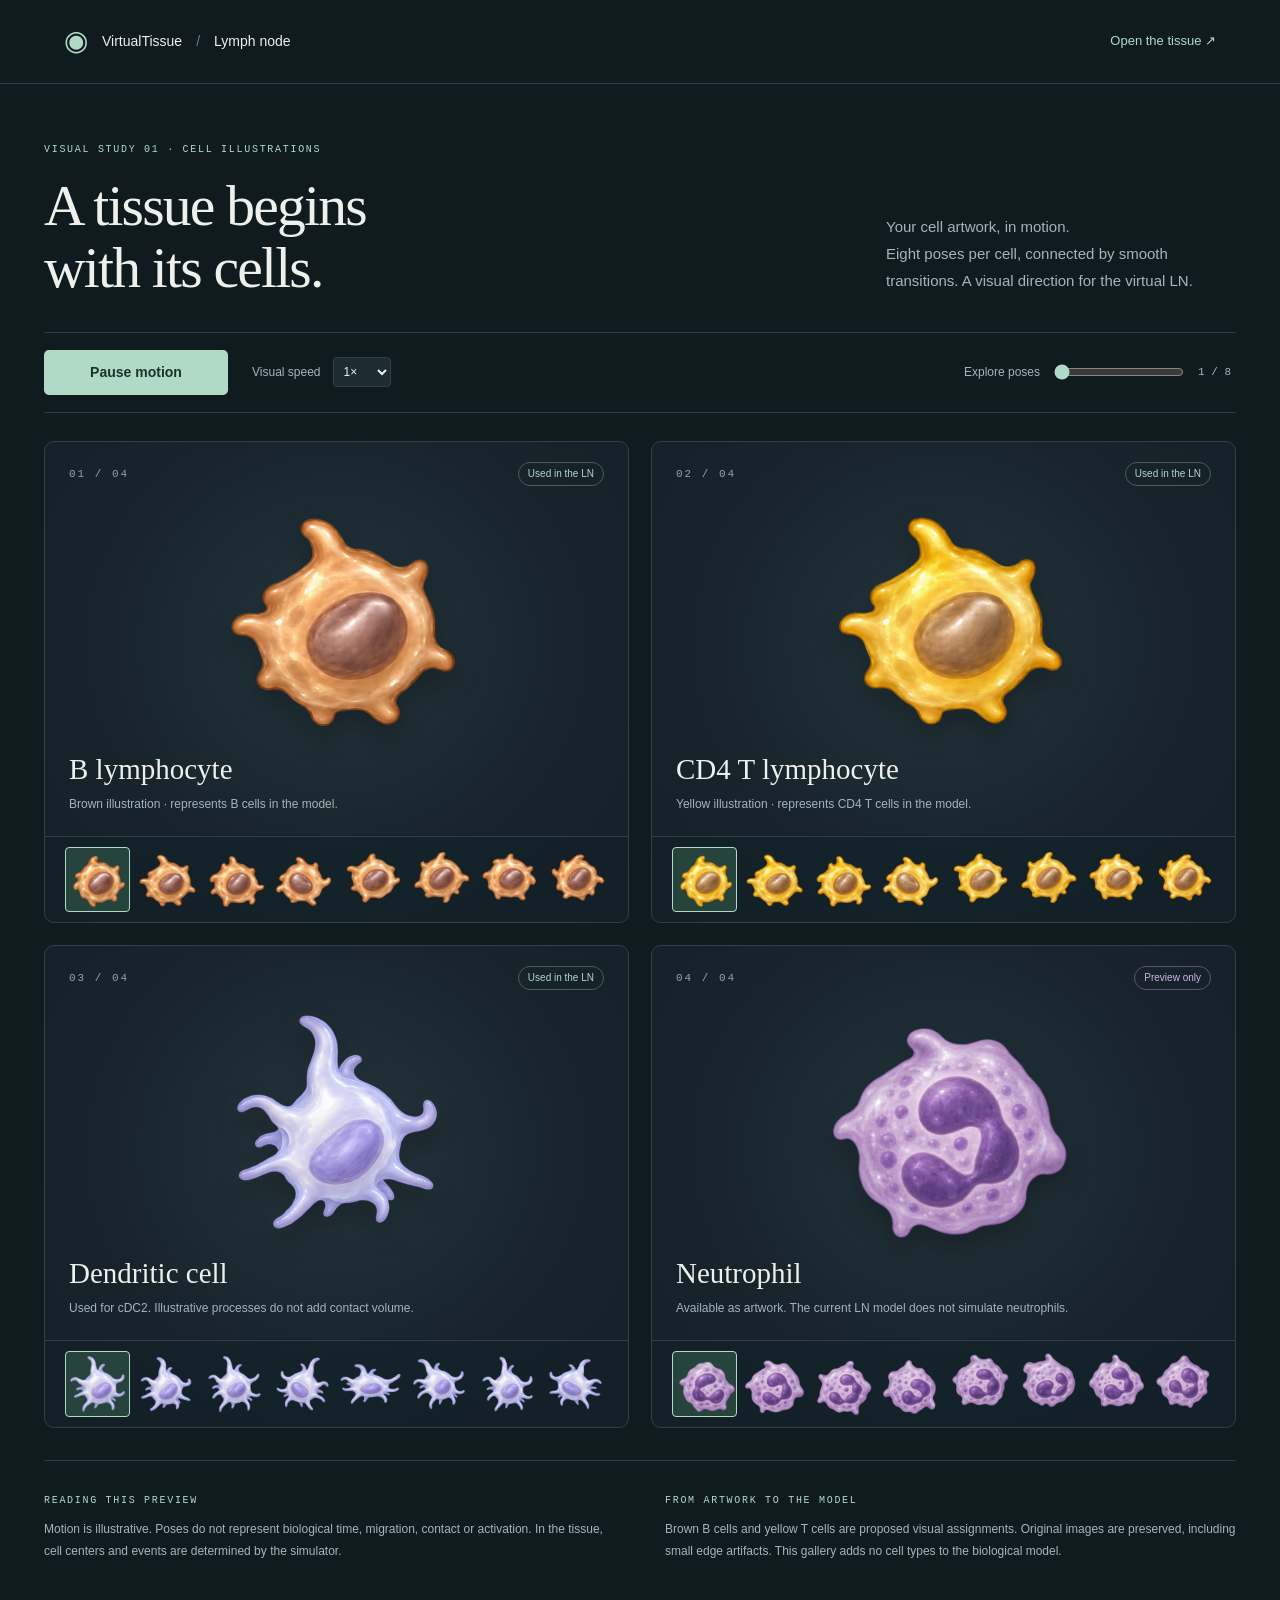
<file: web/cell-gallery.html>
<!doctype html>
<html lang="en">
<head>
  <meta charset="utf-8"><meta name="viewport" content="width=device-width,initial-scale=1">
  <title>Cell atlas in motion · VirtualTissue</title>
  <link rel="icon" href="./icon.svg"><link rel="stylesheet" href="./cell-gallery.css">
  <script type="module" src="./cell-gallery.mjs"></script>
</head>
<body>
  <header><a class="brand" href="../"><span>◉</span> VirtualTissue <i>/</i> Lymph node</a><a href="../">Open the tissue <span aria-hidden="true">↗</span></a></header>
  <main>
    <div class="intro"><div><p class="eyebrow">VISUAL STUDY 01 · CELL ILLUSTRATIONS</p><h1>A tissue begins<br>with its cells.</h1></div><p class="lead">Your cell artwork, in motion.<br>Eight poses per cell, connected by smooth transitions. A visual direction for the virtual LN.</p></div>
    <section class="motion-controls" aria-label="Animation controls">
      <button id="motion" aria-pressed="true">Pause motion</button>
      <label for="speed">Visual speed <select id="speed"><option value=".5">0.5×</option><option value="1" selected>1×</option><option value="2">2×</option></select></label>
      <label class="frame-control" for="pose">Explore poses <input id="pose" type="range" min="0" max="7" value="0" step="1"><output id="poseLabel" for="pose">1 / 8</output></label>
    </section>
    <div id="loadStatus" role="status">Loading cell illustrations…</div>
    <section id="gallery" class="gallery" aria-label="Four cell types"></section>
    <footer><div><span class="eyebrow">READING THIS PREVIEW</span><p>Motion is illustrative. Poses do not represent biological time, migration, contact or activation. In the tissue, cell centers and events are determined by the simulator.</p></div><div><span class="eyebrow">FROM ARTWORK TO THE MODEL</span><p>Brown B cells and yellow T cells are proposed visual assignments. Original images are preserved, including small edge artifacts. This gallery adds no cell types to the biological model.</p></div></footer>
  </main>
</body>
</html>
</file>
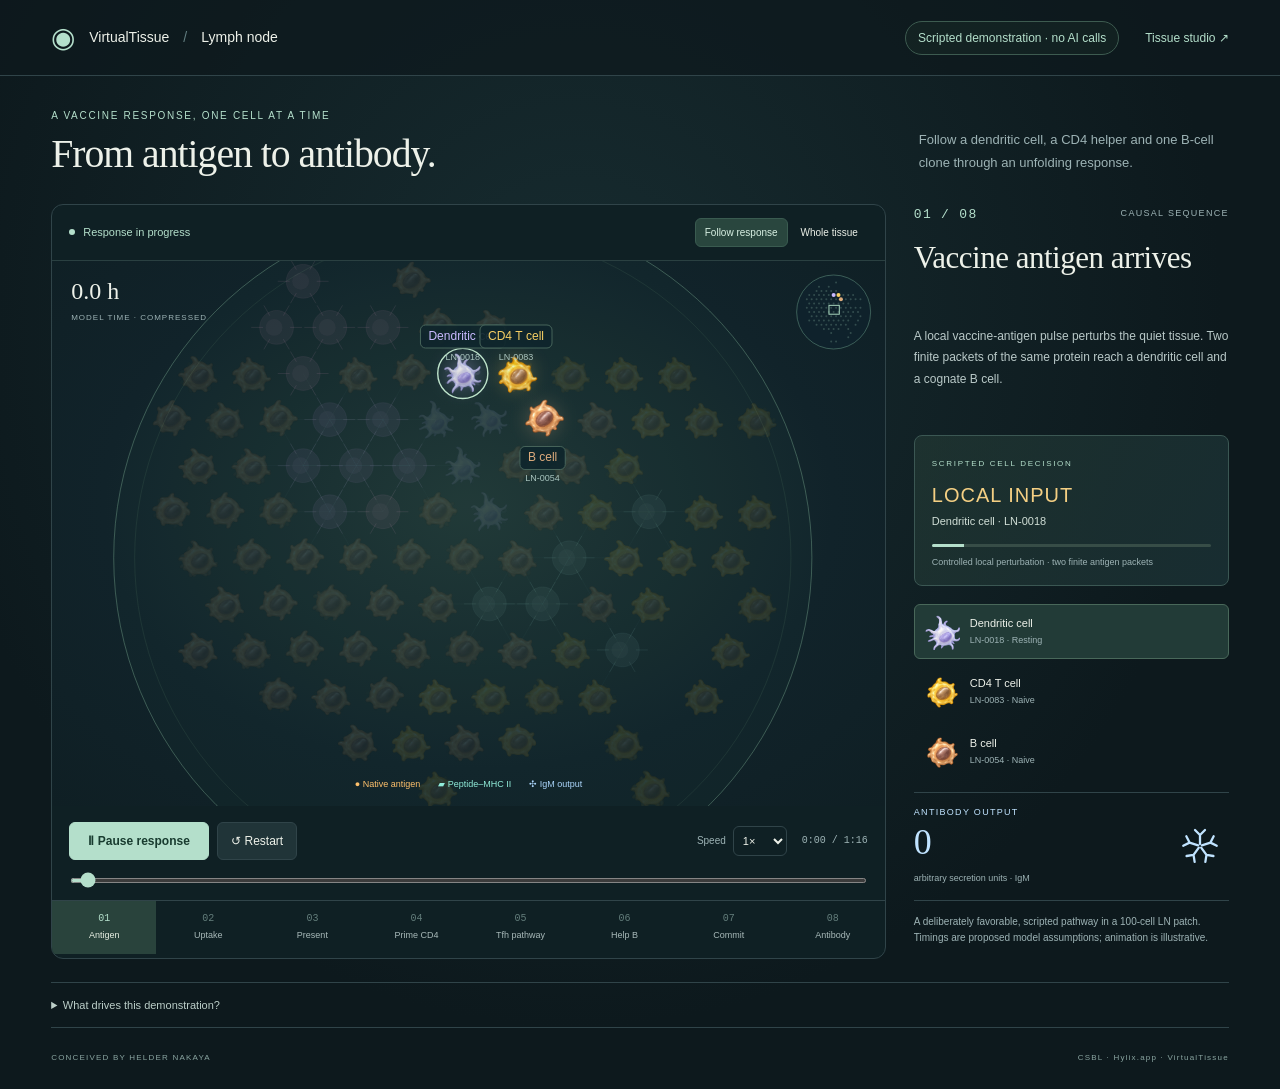
<file: web/vaccine-demo.html>
<!doctype html>
<html lang="en"><head><meta charset="utf-8"><meta name="viewport" content="width=device-width,initial-scale=1"><title>Vaccine to antibody · VirtualTissue LN</title><link rel="icon" href="./icon.svg"><link rel="stylesheet" href="./vaccine-demo.css"><script type="module" src="./vaccine-demo.mjs"></script></head>
<body>
<header><a class="brand" href="../"><span>◉</span> VirtualTissue <i>/</i> Lymph node</a><div><span class="mode">Scripted demonstration · no AI calls</span><a href="../">Tissue studio ↗</a></div></header>
<main>
 <div class="introduction"><div><p class="eyebrow">A VACCINE RESPONSE, ONE CELL AT A TIME</p><h1>From antigen to antibody.</h1></div><p>Follow a dendritic cell, a CD4 helper and one B-cell clone through an unfolding response.</p></div>
 <div class="experience">
  <section class="tissue-panel" aria-label="Animated lymph-node tissue">
   <div class="scene-toolbar"><span><i class="live-dot"></i><b id="playState">Loading the tissue</b></span><div class="view-controls"><button id="focus" aria-pressed="true">Follow response</button><button id="overview" aria-pressed="false">Whole tissue</button></div></div>
   <div class="scene-wrap"><canvas id="vaccineScene" role="img" aria-label="Animated 100-cell lymph-node tissue showing a scripted vaccination response"></canvas><div id="sceneLoading" role="status">Preparing the vaccine response…</div><div class="scene-corner"><span id="clock">0.0 h</span><small>MODEL TIME · COMPRESSED</small></div><div class="scene-key"><span class="antigen-key">● Native antigen</span><span class="peptide-key">▰ Peptide–MHC II</span><span class="antibody-key">✣ IgM output</span></div></div>
   <div class="playback"><button id="playStory" class="primary" disabled>▶ Play response</button><button id="restart" title="Replay from the initial vaccine pulse" disabled>↺ Restart</button><label>Speed <select id="speed" aria-label="Playback speed"><option value="0.5">0.5×</option><option value="1" selected>1×</option><option value="2">2×</option><option value="4">4×</option></select></label><span id="elapsed">0:00 / 1:16</span></div>
   <label class="seek-label" for="storySeek">Response timeline</label><input id="storySeek" type="range" min="0" max="76" step="0.05" value="0" aria-label="Response timeline" disabled>
   <nav id="chapters" aria-label="Response stages"></nav>
  </section>
  <aside class="narrative">
   <div class="step-number"><span id="stageNumber">01 / 08</span><span>CAUSAL SEQUENCE</span></div>
   <h2 id="stageTitle">Vaccine antigen arrives</h2><p id="stageDescription">Loading the scripted cell decisions…</p>
   <div class="decision"><span class="eyebrow">SCRIPTED CELL DECISION</span><strong id="decisionAction">LOCAL INPUT</strong><span id="decisionCell">Dendritic cell</span><div class="progress-line"><i id="stageProgress"></i></div><small id="decisionDetail">Local observations · eligible actions · timed execution</small></div>
   <div class="actors" id="actors" aria-label="Inspect the response cells"></div>
   <div class="output"><div><span>ANTIBODY OUTPUT</span><strong id="antibodyCount">0</strong><small>arbitrary secretion units · IgM</small></div><svg width="58" height="58" viewBox="0 0 58 58" aria-hidden="true"><g fill="none" stroke="currentColor" stroke-width="2.3" stroke-linecap="round"><path d="M29 27v-9m0 0-5-5m5 5 5-5"/><path d="M29 27v-9m0 0-5-5m5 5 5-5" transform="rotate(72 29 29)"/><path d="M29 27v-9m0 0-5-5m5 5 5-5" transform="rotate(144 29 29)"/><path d="M29 27v-9m0 0-5-5m5 5 5-5" transform="rotate(216 29 29)"/><path d="M29 27v-9m0 0-5-5m5 5 5-5" transform="rotate(288 29 29)"/></g></svg></div>
   <p class="scope">A deliberately favorable, scripted pathway in a 100-cell LN patch. Timings are proposed model assumptions; animation is illustrative.</p>
  </aside>
 </div>
 <details class="model-notes"><summary>What drives this demonstration?</summary><div><p>Each recorded round uses the existing LN kernel: local antigen access, receptor matching, costimulation, physical contact, processing clocks and finite help. Two finite antigen packets challenge an already neighboring cognate DC–CD4–B trio. All nonparticipating cells choose WAIT. The scripted B-cell policy favors the eligible plasmablast route.</p><p>The DC primes CD4; the B cell captures native antigen and presents its own peptide to the helper. The same B cell then differentiates and secretes IgM. Antibody icons illustrate recorded secretion units, not individual molecule counts. This is an extrafollicular output demonstration, not germinal-center maturation or a prediction of vaccine efficacy.</p><p>No Jev calls are made. A future Jev preference policy can be tested separately against the same eligibility rules; this playback does not change Jev probabilities.</p><a href="./vaccine-story.json" download>Download the scripted trace ↗</a></div></details>
</main><footer>CONCEIVED BY HELDER NAKAYA <span>CSBL · Hylix.app · VirtualTissue</span></footer>
</body></html>
</file>
<file: web/cell-gallery.css>
:root{color-scheme:dark;--bg:#101b20;--line:#314048;--text:#edf0eb;--muted:#a4b5b9;--mint:#b0dac6}*{box-sizing:border-box}body{margin:0;background:var(--bg);color:var(--text);font:14px/1.6 'Segoe UI',sans-serif}a{color:inherit;text-decoration:none}button,select,input{font:inherit}button,a,select,input{outline-offset:5px}header{height:84px;display:flex;align-items:center;justify-content:space-between;border-bottom:1px solid var(--line);padding:0 5vw;gap:16px}header>a:last-child{color:var(--mint);font-size:13px}.brand{display:flex;align-items:center;gap:14px}.brand span{font-size:28px;color:var(--mint)}.brand i{font-style:normal;color:#637f85}main{max-width:1280px;margin:0 auto;padding:48px 44px 30px}.intro{display:flex;justify-content:space-between;align-items:flex-end;gap:32px;margin-bottom:34px}.eyebrow{color:var(--mint);font:10px/1.6 ui-monospace,monospace;letter-spacing:1.7px}h1{font:normal clamp(38px,4.5vw,62px)/1.07 Georgia,serif;letter-spacing:-1.8px;margin:17px 0 0}.lead{max-width:350px;color:var(--muted);font-size:15px;line-height:1.8;margin:0 0 4px}.motion-controls{display:flex;align-items:center;gap:24px;flex-wrap:wrap;border-block:1px solid var(--line);padding:17px 0;margin-bottom:28px}.motion-controls button{padding:11px 20px;min-width:184px;background:var(--mint);color:#193329;border:0;border-radius:5px;font-weight:600;cursor:pointer}label{display:flex;align-items:center;gap:12px;color:var(--muted);font-size:12px}select{border:1px solid var(--line);background:#1c2c32;color:var(--text);border-radius:4px;padding:6px}.frame-control{margin-left:auto}input[type=range]{width:130px;accent-color:var(--mint)}output{min-width:38px;font:11px ui-monospace,monospace}#loadStatus{color:var(--muted);margin:15px 0}#loadStatus:empty{display:none}.gallery{display:grid;grid-template-columns:repeat(2,minmax(0,1fr));gap:22px}.card{position:relative;border:1px solid var(--line);background:radial-gradient(ellipse at 50% 42%,#25363c 0%,#17242b 57%,#142027 100%);border-radius:10px;overflow:hidden}.card-top{display:flex;justify-content:space-between;align-items:center;padding:20px 24px 0}.number{font:11px ui-monospace,monospace;letter-spacing:2px;color:#91a4a8}.tag{color:var(--mint);font-size:10px;border:1px solid #476052;padding:3px 9px;border-radius:30px}.tag.pending{color:#d0b5e4;border-color:#62516c}.art-stage{height:260px;display:flex;justify-content:center;align-items:center;margin-top:2px}.art-stage canvas{width:254px;height:254px;max-width:90%;object-fit:contain;filter:drop-shadow(0 12px 12px #0004)}.caption{padding:0 24px 22px}.caption h2{font:normal 29px Georgia,serif;margin:5px 0 9px}.caption p{font-size:12px;color:var(--muted);margin:0}.pose-strip{display:grid;grid-template-columns:repeat(8,1fr);gap:3px;padding:10px 20px;border-top:1px solid var(--line);background:#10202666}.pose-strip button{aspect-ratio:1;min-width:0;padding:0;border:1px solid transparent;border-radius:4px;background:transparent;cursor:pointer}.pose-strip button:hover{border-color:#637f85}.pose-strip button[aria-pressed=true]{border-color:var(--mint);background:#27443c}.pose-thumb{width:100%;height:100%;display:block;background-repeat:no-repeat;background-size:400% 200%}footer{display:grid;grid-template-columns:1fr 1fr;gap:50px;margin-top:32px;padding-top:26px;border-top:1px solid var(--line)}footer p{color:var(--muted);font-size:12px;line-height:1.8;margin:10px 0}button:disabled{opacity:.5;cursor:wait}@media(max-width:740px){header{height:auto;min-height:72px;flex-wrap:wrap;padding:14px 22px;gap:6px}.brand{font-size:13px;gap:10px}main{padding:30px 20px}.intro{display:block}.lead{margin-top:22px;font-size:14px}h1{font-size:43px}.motion-controls{gap:16px}.frame-control{margin-left:0;flex-basis:100%}.frame-control input{flex:1}.gallery{grid-template-columns:1fr}.art-stage{height:245px}.art-stage canvas{width:238px;height:238px}.caption h2{font-size:28px}.pose-strip{padding-inline:14px}footer{grid-template-columns:1fr;gap:18px}.motion-controls button{min-width:165px;padding-inline:12px}label{gap:8px}}@media(prefers-reduced-motion:reduce){*{scroll-behavior:auto}}
</file>
<file: web/vaccine-demo.css>
:root{color-scheme:dark;--bg:#0d191d;--panel:#14252a;--line:#304449;--text:#edf1e9;--muted:#9db3b5;--mint:#b4dfcb;--gold:#f4cf83}*{box-sizing:border-box}body{margin:0;background:radial-gradient(ellipse at 45% 30%,#172c30 0%,var(--bg) 65%);color:var(--text);font:14px/1.5 'Segoe UI',sans-serif}a{color:var(--mint);text-decoration:none}button,select,input{font:inherit}button,select{color:var(--text);border:1px solid var(--line);background:#203438;border-radius:6px;padding:9px 13px;cursor:pointer}button:disabled{cursor:default;opacity:.5}button:hover:enabled{border-color:#8dafaa}button:focus-visible,a:focus-visible,input:focus-visible,select:focus-visible{outline:2px solid var(--gold);outline-offset:4px}header{height:76px;display:flex;align-items:center;justify-content:space-between;padding:0 4vw;border-bottom:1px solid var(--line);gap:16px;background:#0d191db3}.brand{color:var(--text);font-size:14px;display:flex;align-items:center;gap:14px;white-space:nowrap}.brand span{color:var(--mint);font-size:28px}.brand i{font-style:normal;color:#627e80}header>div{display:flex;gap:26px;align-items:center;font-size:12px}.mode{color:var(--mint);border:1px solid #3d5b50;border-radius:30px;padding:7px 12px;background:#253e333b}main{max-width:1520px;margin:auto;padding:32px 4vw 20px}.introduction{display:flex;align-items:flex-end;justify-content:space-between;gap:25px;margin-bottom:27px}.eyebrow{color:var(--mint);font-size:10px;letter-spacing:1.7px;margin:0}.introduction h1{font:normal clamp(32px,3.1vw,49px)/1.1 Georgia,serif;letter-spacing:-1px;margin:10px 0 0}.introduction>p{max-width:310px;font-size:13px;line-height:1.7;color:var(--muted);margin:0 0 3px}.experience{display:grid;grid-template-columns:minmax(0,1fr) 315px;gap:28px}.tissue-panel{border:1px solid var(--line);border-radius:12px;background:#0f2024;overflow:hidden;min-width:0}.scene-toolbar{display:flex;justify-content:space-between;align-items:center;padding:13px 17px;border-bottom:1px solid #2a4041;font-size:11px;gap:8px}.scene-toolbar>span{display:flex;align-items:center;gap:8px}.scene-toolbar b{font-weight:500;color:var(--mint)}.live-dot{width:6px;height:6px;background:var(--mint);border-radius:50%}.view-controls{display:flex;gap:3px}.view-controls button{font-size:10px;padding:6px 9px;background:transparent;border-color:transparent}.view-controls button[aria-pressed=true]{background:#29463e;color:#d9f1e4;border-color:#3a5b50}.scene-wrap{height:clamp(360px,43vw,545px);position:relative;overflow:hidden;background:radial-gradient(ellipse at 50% 45%,#213837,#11232a 62%,#0f1f24)}#vaccineScene{display:block;width:100%;height:100%;touch-action:pan-y;cursor:pointer}.scene-corner{position:absolute;top:17px;left:19px;pointer-events:none}.scene-corner>span{font:24px Georgia,serif;display:block}.scene-corner small{font-size:8px;letter-spacing:1px;color:var(--muted)}.scene-key{position:absolute;bottom:14px;left:0;right:0;display:flex;justify-content:center;gap:18px;font-size:9px;pointer-events:none}.antigen-key{color:#ffc16c}.peptide-key{color:#91edda}.antibody-key{color:#acd6fc}#sceneLoading{position:absolute;inset:0;display:grid;place-items:center;background:#10232bee;color:var(--mint)}#sceneLoading[hidden]{display:none}.playback{display:flex;align-items:center;gap:8px;padding:16px 17px 8px}.playback .primary{background:var(--mint);border-color:var(--mint);color:#183b2f;font-weight:600;min-width:140px}.playback>button{font-size:12px}.playback label{display:flex;align-items:center;gap:7px;font-size:10px;color:var(--muted);margin-left:auto}.playback select{font-size:11px;padding:7px 5px;background:transparent}#elapsed{font:10px ui-monospace,monospace;color:var(--muted);margin-left:7px;white-space:nowrap}.seek-label{position:absolute;width:1px;height:1px;overflow:hidden;clip-path:inset(50%)}#storySeek{display:block;width:calc(100% - 36px);margin:10px 18px 17px;accent-color:var(--mint);height:5px}#chapters{display:grid;grid-template-columns:repeat(8,minmax(0,1fr));gap:0;border-top:1px solid var(--line)}#chapters button{border:0;border-radius:0;background:transparent;color:#a8b9b9;font-size:9px;padding:12px 3px;min-width:0}#chapters button span{display:block;font:10px ui-monospace,monospace;margin-bottom:5px;color:#637d7b}#chapters button[aria-current=true]{background:#29433c;color:#e8efe3}#chapters button[aria-current=true] span{color:var(--mint)}.narrative{padding:3px 0;min-width:0}.step-number{display:flex;justify-content:space-between;color:var(--muted);font-size:9px;letter-spacing:1.3px}.step-number span:first-child{color:var(--mint);font:13px ui-monospace,monospace}.narrative h2{font:normal 31px/1.16 Georgia,serif;letter-spacing:-.5px;margin:18px 0 14px;min-height:72px}.narrative>p:not(.scope){font-size:12px;line-height:1.8;color:#b9c9c8;min-height:88px;margin-bottom:21px}.decision{border:1px solid #3b5753;padding:15px 17px;border-radius:8px;background:linear-gradient(120deg,#29423980,#182d31)}.decision>.eyebrow{font-size:8px}.decision strong{display:block;font-size:20px;font-weight:500;letter-spacing:1px;margin:8px 0 3px;color:var(--gold)}.decision>span:not(.eyebrow){display:block;color:#d1dfd7;font-size:11px}.decision>small{font-size:9px;line-height:1.5;color:var(--muted);display:block;margin-top:9px}.progress-line{height:3px;background:#374d47;margin-top:15px;border-radius:3px;overflow:hidden}.progress-line i{display:block;width:0;height:100%;background:var(--mint)}.actors{display:grid;gap:5px;margin-top:18px}.actor{display:flex;align-items:center;text-align:left;gap:10px;width:100%;padding:8px;background:transparent;border-color:transparent}.actor[aria-pressed=true]{background:#223b37;border-color:#49685a}.actor img{width:39px;height:39px;object-fit:contain}.actor .actor-art{width:37px;height:37px;flex:none;background-size:400% 200%;background-position:0 0}.actor>span:last-child{flex:1}.actor b{display:block;font-size:11px;font-weight:500}.actor small{display:block;color:var(--muted);font-size:9px;margin-top:2px}.output{display:flex;justify-content:space-between;align-items:center;border-block:1px solid var(--line);padding:13px 0;margin-top:13px;color:#c0e3ff}.output span{display:block;font-size:9px;letter-spacing:1.3px}.output strong{font:36px/1.3 Georgia,serif;display:block}.output small{color:var(--muted);font-size:9px}.scope{font-size:10px;color:var(--muted);line-height:1.6;margin-top:13px}.model-notes{margin-top:23px;padding:14px 0;border-block:1px solid var(--line);color:var(--muted);font-size:11px}.model-notes summary{cursor:pointer;color:#bccfc9}.model-notes>div{max-width:970px;font-size:12px;line-height:1.7}.model-notes p{margin:12px 0}footer{max-width:1520px;margin:0 auto;padding:4px 4vw 25px;font-size:8px;letter-spacing:1.2px;color:#8aa5a1;display:flex;justify-content:space-between}@media(max-width:1100px){.experience{grid-template-columns:minmax(0,1fr) 255px;gap:20px}.narrative h2{font-size:27px}.narrative>p:not(.scope){min-height:100px}.introduction>p{max-width:270px}.scene-key{gap:10px;font-size:8px}header{padding-inline:3vw}main{padding:26px 3vw}.scene-wrap{height:475px}.playback{flex-wrap:wrap}#elapsed{margin-left:auto}#chapters{grid-template-columns:repeat(4,minmax(0,1fr))}#chapters button{padding:8px 3px}.scene-toolbar{padding:11px 12px}}@media(max-width:780px){header{height:auto;min-height:70px;flex-wrap:wrap;padding:13px 5vw;gap:8px}.brand{font-size:12px;gap:9px}header>div{width:100%;justify-content:space-between;font-size:10px}.mode{padding:3px 8px}.introduction{display:block;margin-bottom:20px}.introduction>p{margin-top:14px;max-width:450px}.introduction h1{font-size:37px}.experience{grid-template-columns:1fr;gap:23px}.scene-wrap{height:430px}.narrative{display:grid;grid-template-columns:1fr 1fr;gap:0 22px}.step-number,.narrative h2,.narrative>p:not(.scope){grid-column:1/-1}.narrative h2{min-height:0;margin-block:12px}.narrative>p:not(.scope){min-height:0;margin:0 0 16px}.actors{margin-top:0}.output{margin-top:15px}.scope{align-self:center}main{padding-inline:5vw}.playback{gap:7px}.playback .primary{min-width:125px}.playback label{margin-left:auto}footer{gap:12px;flex-wrap:wrap;padding-inline:5vw}}@media(max-width:430px){.scene-wrap{height:365px}.scene-toolbar{gap:3px;font-size:10px}.view-controls button{padding:5px 6px;font-size:9px}.playback>button{font-size:10px;padding:9px}.playback .primary{min-width:115px}.playback label{font-size:9px}#elapsed{width:100%;text-align:right;margin-top:3px}.scene-key{font-size:8px;gap:10px}.narrative{gap:0 12px}.decision{padding:12px}.actor{padding:7px 3px;gap:6px}.actor .actor-art{width:29px;height:29px}.actor b{font-size:10px}.actor small{font-size:8px}.scene-corner small{font-size:7px}#chapters button{font-size:9px}}
</file>
